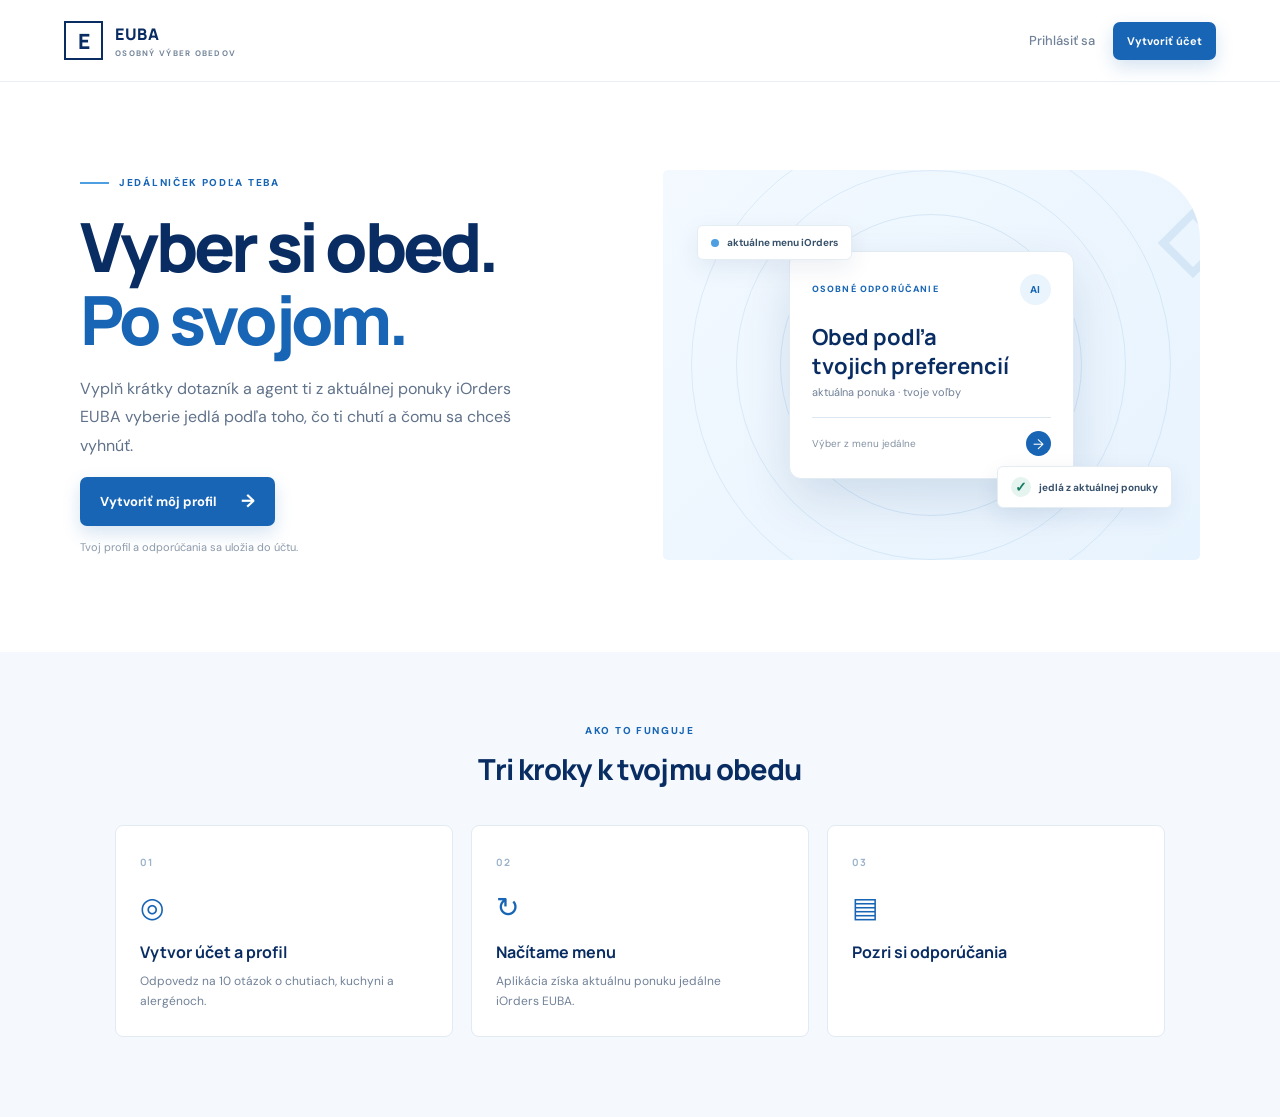
<file: index.html>
<!doctype html>
<html lang="sk">
<head>
  <meta charset="utf-8">
  <meta name="viewport" content="width=device-width, initial-scale=1">
  <title>Obedový výber | EUBA</title>
  <link rel="stylesheet" href="/style.css">
</head>
<body>
  <header class="site-header">
    <a class="brand" href="/">
      <span class="brand-symbol">E</span>
      <span><b>EUBA</b><small>OSOBNÝ VÝBER OBEDOV</small></span>
    </a>
    <nav class="header-actions">
      <a class="header-link muted-link" href="/login">Prihlásiť sa</a>
      <a class="button button-primary header-button" href="/register">Vytvoriť účet</a>
    </nav>
  </header>

  <main>
    <section class="home-hero">
      <div class="hero-copy">
        <div class="eyebrow"><span class="eyebrow-line"></span> JEDÁLNIČEK PODĽA TEBA</div>
        <h1>Vyber si obed.<br><span>Po svojom.</span></h1>
        <p class="hero-text">
          Vyplň krátky dotazník a agent ti z aktuálnej ponuky iOrders EUBA
          vyberie jedlá podľa toho, čo ti chutí a čomu sa chceš vyhnúť.
        </p>
        <a class="button button-primary" href="/register">
          Vytvoriť môj profil <span>→</span>
        </a>
        <p class="small-note">Tvoj profil a odporúčania sa uložia do účtu.</p>
      </div>

      <div class="hero-art" aria-label="Ukážka odporúčaného jedla">
        <div class="orbit orbit-one"></div>
        <div class="orbit orbit-two"></div>
        <div class="floating-label label-top">
          <span class="label-dot blue-dot"></span> aktuálne menu iOrders
        </div>
        <div class="meal-card hero-card">
          <div class="meal-card-top">
            <span class="meal-category">OSOBNÉ ODPORÚČANIE</span>
            <span class="meal-score">AI</span>
          </div>
          <h3>Obed podľa<br>tvojich preferencií</h3>
          <p>aktuálna ponuka · tvoje voľby</p>
          <div class="card-rule"></div>
          <div class="meal-card-bottom">
            <span>Výber z menu jedálne</span>
            <span class="arrow-circle">→</span>
          </div>
        </div>
        <div class="floating-label label-bottom">
          <span class="check-circle">✓</span> jedlá z aktuálnej ponuky
        </div>
        <div class="decor-square"></div>
      </div>
    </section>

    <section class="steps-section">
      <div class="section-kicker">AKO TO FUNGUJE</div>
      <h2>Tri kroky k tvojmu obedu</h2>
      <div class="steps-grid">
        <article class="step-card">
          <span class="step-number">01</span>
          <div class="step-icon">◎</div>
          <h3>Vytvor účet a profil</h3>
          <p>Odpovedz na 10 otázok o chutiach, kuchyni a alergénoch.</p>
        </article>
        <article class="step-card">
          <span class="step-number">02</span>
          <div class="step-icon">↻</div>
          <h3>Načítame menu</h3>
          <p>Aplikácia získa aktuálnu ponuku jedálne iOrders EUBA.</p>
        </article>
        <article class="step-card">
          <span class="step-number">03</span>
          <div class="step-icon">▤</div>
          <h3>Pozri si odporúčania</h3>
          <p>
</file>
<file: style.css>
@import url('https://fonts.googleapis.com/css2?family=DM+Sans:wght@400;500;600;700&family=Manrope:wght@400;500;600;700;800&display=swap');

:root {
  --navy: #092d63;
  --blue: #1765b4;
  --sky: #4e9fe2;
  --pale-blue: #eaf4fc;
  --ice: #f5f9fd;
  --ink: #172b45;
  --muted: #718198;
  --line: #dce7f1;
  --white: #fff;
  --green: #167b65;
  --shadow: 0 16px 45px rgba(10, 48, 96, .08);
}

* { box-sizing: border-box; }
html { scroll-behavior: smooth; }
body { margin: 0; background: var(--white); color: var(--ink); font-family: 'DM Sans', sans-serif; }
a { color: inherit; text-decoration: none; }
button, input { font: inherit; }

.site-header {
  height: 82px;
  padding: 0 max(5vw, calc((100vw - 1180px) / 2));
  display: flex;
  align-items: center;
  justify-content: space-between;
  border-bottom: 1px solid #e9eff5;
  background: rgba(255,255,255,.96);
  position: sticky;
  top: 0;
  z-index: 5;
}
.brand { display: flex; align-items: center; gap: 12px; color: var(--navy); }
.brand-symbol {
  display: grid;
  place-items: center;
  width: 39px;
  height: 39px;
  border: 2px solid var(--navy);
  font: 800 21px 'Manrope',sans-serif;
  letter-spacing: -.08em;
}
.brand b { display: block; font: 800 16px 'Manrope',sans-serif; letter-spacing: .035em; }
.brand small {
  display: block;
  margin-top: 3px;
  color: #76879b;
  font-size: 8px;
  letter-spacing: .16em;
  font-weight: 700;
}
.header-link { color: var(--blue); font-size: 13px; font-weight: 700; }
.header-link span { margin-left: 8px; font-size: 17px; }
.muted-link { color: var(--muted); font-weight: 500; }

.home-hero {
  min-height: 570px;
  max-width: 1180px;
  margin: 0 auto;
  padding: 66px 30px 70px;
  display: grid;
  grid-template-columns: 1fr 1fr;
  align-items: center;
  gap: 45px;
}
.hero-copy { max-width: 550px; }
.eyebrow,.section-kicker {
  color: var(--blue);
  font-size: 10px;
  font-weight: 800;
  letter-spacing: .17em;
}
.eyebrow { display: flex; align-items: center; gap: 10px; }
.eyebrow-line { display: inline-block; width: 29px; height: 2px; background: var(--sky); }
h1,h2,h3,p { margin-top: 0; }
.home-hero h1,.page-heading h1,.compare-heading h1 {
  margin: 21px 0 18px;
  color: var(--navy);
  font: 800 clamp(42px,5.3vw,68px)/1.08 'Manrope',sans-serif;
  letter-spacing: -.055em;
}
.home-hero h1 span,.page-heading h1 span,.compare-heading h1 span { color: var(--blue); }
.hero-text { max-width: 475px; color: #60728a; font-size: 16px; line-height: 1.8; }
.button {
  min-height: 49px;
  padding: 0 20px;
  border: 0;
  border-radius: 7px;
  display: inline-flex;
  align-items: center;
  justify-content: center;
  gap: 25px;
  font-size: 13px;
  font-weight: 700;
  cursor: pointer;
  transition: .18s ease;
}
.button-primary {
  background: var(--blue);
  color: white;
  box-shadow: 0 7px 18px rgba(23,101,180,.18);
}
.button-primary:hover { background: var(--navy); transform: translateY(-1px); }
.button-secondary { background: white; color: var(--blue); border: 1px solid #cadbea; }
.button-secondary:hover { background: var(--ice); }
.button:disabled { opacity: .5; cursor: not-allowed; transform: none; }
.button span { font-size: 18px; }
.small-note { margin: 14px 0 0; color: #8b99a9; font-size: 11px; }

.hero-art {
  position: relative;
  height: 390px;
  display: grid;
  place-items: center;
  background: linear-gradient(135deg,#f3f9ff 0%,#e7f3fe 100%);
  border-radius: 5px 70px 5px 5px;
  overflow: hidden;
}
.hero-art:before,.hero-art:after {
  content: '';
  position: absolute;
  width: 220px;
  height: 220px;
  border: 1px solid rgba(55,131,196,.14);
  border-radius: 50%;
}
.hero-art:after { width: 300px; height: 300px; }
.orbit { position: absolute; border: 1px solid rgba(55,131,196,.12); border-radius: 50%; }
.orbit-one { width: 390px; height: 390px; }
.orbit-two { width: 480px; height: 480px; }
.meal-card {
  position: relative;
  z-index: 1;
  width: 285px;
  padding: 22px;
  background: white;
  border: 1px solid #e1ebf3;
  border-radius: 12px;
  box-shadow: 0 20px 50px rgba(8,54,103,.13);
}
.meal-card-top,.meal-card-bottom { display: flex; align-items: center; justify-content: space-between; }
.meal-category { color: var(--blue); font-size: 9px; font-weight: 800; letter-spacing: .13em; }
.meal-score {
  display: grid;
  place-items: center;
  width: 31px;
  height: 31px;
  border-radius: 50%;
  background: var(--pale-blue);
  color: var(--blue);
  font-size: 10px;
  font-weight: 800;
}
.meal-card h3 { margin: 18px 0 5px; color: var(--navy); font: 700 22px/1.3 'Manrope',sans-serif; }
.meal-card p { color: var(--muted); font-size: 11px; }
.card-rule { height: 1px; margin: 18px 0 13px; background: var(--line); }
.meal-card-bottom { color: #8392a3; font-size: 10px; }
.arrow-circle,.check-circle {
  display: grid;
  place-items: center;
  width: 25px;
  height: 25px;
  border-radius: 50%;
  background: var(--blue);
  color: white;
  font-size: 14px;
}
.floating-label {
  position: absolute;
  z-index: 2;
  display: flex;
  align-items: center;
  gap: 8px;
  padding: 10px 13px;
  background: white;
  color: #38516b;
  border: 1px solid #e5edf4;
  border-radius: 6px;
  box-shadow: 0 8px 24px rgba(10,48,96,.08);
  font-size: 10px;
  font-weight: 700;
}
.label-top { top: 55px; left: 34px; }
.label-bottom { right: 28px; bottom: 52px; }
.blue-dot { width: 8px; height: 8px; border-radius: 50%; background: var(--sky); }
.check-circle { width: 20px; height: 20px; background: #e5f4ef; color: var(--green); font-weight: 800; }
.decor-square {
  position: absolute;
  right: -18px;
  top: 48px;
  width: 50px;
  height: 50px;
  border: 8px solid rgba(28,105,177,.1);
  transform: rotate(45deg);
}

.steps-section { padding: 72px 30px 80px; text-align: center; background: var(--ice); }
.steps-section h2 {
  margin: 12px 0 36px;
  color: var(--navy);
  font: 750 29px 'Manrope',sans-serif;
  letter-spacing: -.03em;
}
.steps-grid {
  max-width: 1050px;
  margin: 0 auto;
  display: grid;
  grid-template-columns: repeat(3,1fr);
  gap: 18px;
  text-align: left;
}
.step-card { position: relative; min-height: 208px; padding: 24px; background: white; border: 1px solid #e2eaf2; border-radius: 8px; }
.step-number { color: #9bb2c9; font: 700 10px 'Manrope',sans-serif; letter-spacing: .1em; }
.step-icon { margin: 16px 0; color: var(--blue); font: 28px 'Manrope',sans-serif; }
.step-card h3 { margin: 0 0 8px; color: var(--navy); font: 700 16px 'Manrope',sans-serif; }
.step-card p { margin: 0; max-width: 260px; color: var(--muted); font-size: 12px; line-height: 1.7; }
.info-band {
  max-width: 1050px;
  margin: 28px auto 55px;
  padding: 18px 20px;
  display: flex;
  align-items: flex-start;
  gap: 13px;
  background: #f2f8fd;
  border-left: 3px solid var(--sky);
}
.info-mark,.inline-note>span {
  flex: 0 0 21px;
  display: grid;
  place-items: center;
  width: 21px;
  height: 21px;
  border-radius: 50%;
  background: var(--pale-blue);
  color: var(--blue);
  font: 700 12px 'Manrope',sans-serif;
}
.info-band p,.inline-note p { margin: 0; color: #61758b; font-size: 11px; line-height: 1.7; }
.info-band strong { color: var(--navy); }
.site-footer {
  min-height: 65px;
  padding: 18px max(5vw, calc((100vw - 1180px) / 2));
  display: flex;
  align-items: center;
  justify-content: space-between;
  border-top: 1px solid #e8eef4;
  color: #8796a7;
  font-size: 9px;
  letter-spacing: .06em;
}

.flow-main { max-width: 930px; margin: 0 auto; padding: 36px 28px 65px; }
.progress { display: flex; align-items: center; gap: 13px; color: #a1afbd; font-size: 10px; }
.progress>span { white-space: nowrap; }
.progress b { margin-left: 5px; font-weight: 500; }
.progress i { width: 52px; height: 1px; background: #dfe8f0; }
.progress-active { color: var(--blue); font-weight: 800; }
.progress-done { color: var(--green); font-weight: 700; }
.page-heading { padding: 38px 0 28px; }
.page-heading h1,.compare-heading h1 { margin: 11px 0 10px; font-size: 43px; }
.page-heading p,.compare-heading p { max-width: 570px; margin: 0; color: var(--muted); font-size: 13px; line-height: 1.7; }
.profile-form { display: grid; gap: 15px; }
.form-section {
  padding: 24px 25px;
  background: white;
  border: 1px solid var(--line);
  border-radius: 9px;
  box-shadow: 0 6px 24px rgba(10,48,96,.035);
}
.form-section-title { display: flex; gap: 13px; align-items: flex-start; margin-bottom: 20px; }
.section-icon {
  display: grid;
  place-items: center;
  flex: 0 0 32px;
  height: 32px;
  border-radius: 7px;
  background: var(--pale-blue);
  color: var(--blue);
  font: 700 10px 'Manrope',sans-serif;
}
.form-section-title h2 { margin: 0 0 4px; color: var(--navy); font: 700 17px 'Manrope',sans-serif; }
.form-section-title p { margin: 0; color: var(--muted); font-size: 11px; }
.choice-grid { display: grid; grid-template-columns: repeat(4,1fr); gap: 10px; }
.choice-card {
  position: relative;
  min-height: 92px;
  padding: 14px 12px;
  display: flex;
  flex-direction: column;
  justify-content: center;
  border: 1px solid var(--line);
  border-radius: 7px;
  cursor: pointer;
}
.choice-card:has(input:checked) { border-color: var(--blue); background: #f5faff; box-shadow: inset 0 0 0 1px var(--blue); }
.choice-card input { position: absolute; opacity: 0; }
.choice-check { position: absolute; top: 11px; right: 11px; width: 14px; height: 14px; border: 1px solid #bfd0df; border-radius: 50%; }
.choice-card:has(input:checked) .choice-check { border: 4px solid var(--blue); }
.choice-card b { margin: 3px 18px 4px 0; color: var(--navy); font-size: 11px; }
.choice-card small { color: var(--muted); font-size: 9px; line-height: 1.4; }
.weight-list { border: 1px solid #e9eff5; border-radius: 7px; }
.weight-row {
  min-height: 65px;
  padding: 11px 15px;
  display: grid;
  grid-template-columns: 1fr 58px 18px;
  align-items: center;
  gap: 8px;
  border-bottom: 1px solid #edf2f6;
}
.weight-row:last-of-type { border-bottom: 1px solid #edf2f6; }
.weight-row b,.weight-row small { display: block; }
.weight-row b { color: var(--ink); font-size: 11px; }
.weight-row small { margin-top: 3px; color: var(--muted); font-size: 9px; }
.weight-input { width: 58px; height: 34px; border: 1px solid var(--line); border-radius: 5px; color: var(--navy); text-align: center; font-weight: 700; }
.weight-unit { color: var(--muted); font-size: 11px; }
.weight-total { min-height: 42px; padding: 0 15px; display: flex; align-items: center; gap: 8px; color: var(--muted); font-size: 10px; }
.weight-total strong { color: var(--navy); }
.weight-warning { color: #b64040; }
.fields-two { display: grid; grid-template-columns: 1fr 1fr; gap: 14px; }
.field-label { display: block; margin: 13px 0; color: var(--ink); font-size: 11px; font-weight: 700; }
.field-label>span { margin-left: 5px; color: #92a0af; font-size: 9px; font-weight: 400; }
.field-label input {
  display: block;
  width: 100%;
  height: 42px;
  margin-top: 7px;
  padding: 0 12px;
  border: 1px solid var(--line);
  border-radius: 6px;
  outline: none;
  color: var(--ink);
  font-size: 11px;
}
.field-label input:focus { border-color: var(--sky); box-shadow: 0 0 0 3px #eaf4fc; }
.field-hint { margin: 8px 0 0; color: var(--muted); font-size: 10px; line-height: 1.6; }
.protein-section { background: linear-gradient(white, #fbfdff); }
.protein-field { max-width: 360px; }
.protein-field input { max-width: 180px; }
.inline-note { margin-top: 14px; padding: 12px 14px; display: flex; align-items: flex-start; gap: 10px; background: #f2f8fd; border-radius: 5px; }
.inline-note b { color: var(--navy); }
.form-actions,.compare-footer,.results-actions { display: flex; align-items: center; justify-content: space-between; gap: 14px; padding-top: 5px; }
.text-link { color: #6c7e92; font-size: 11px; }
.text-link:hover { color: var(--blue); }

.compare-main { max-width: 1080px; }
.compare-heading { padding: 35px 0 25px; display: flex; align-items: flex-end; justify-content: space-between; }
.compare-heading h1 { font-size: 40px; }
.round-counter { display: flex; align-items: center; gap: 8px; color: #8da0b3; }
.round-counter>strong { color: var(--blue); font: 800 39px 'Manrope',sans-serif; }
.round-counter>span { font-size: 12px; }
.round-counter b { color: var(--ink); font-weight: 600; }
.round-counter small { display: block; margin-top: 2px; font-size: 9px; }
.weight-chips { display: flex; gap: 8px; margin: 0 0 14px; }
.weight-chip { padding: 7px 10px; border: 1px solid var(--line); border-radius: 4px; color: #6d7f93; font-size: 9px; }
.weight-chip b { color: var(--blue); }
.meal-pair { display: grid; grid-template-columns: 1fr 45px 1fr; align-items: center; gap: 12px; }
.compare-card {
  min-height: 205px;
  padding: 22px;
  display: flex;
  flex-direction: column;
  justify-content: center;
  border: 1px solid var(--line);
  border-radius: 8px;
  background: white;
  box-shadow: 0 8px 28px rgba(10,48,96,.045);
}
.compare-card-meta { color: var(--blue); font-size: 9px; font-weight: 800; letter-spacing: .1em; text-transform: uppercase; }
.compare-card h2 { margin: 13px 0 7px; color: var(--navy); font: 700 20px/1.35 'Manrope',sans-serif; }
.compare-soup { min-height: 15px; margin: 0 0 14px; color: #7f8fa0; font-size: 10px; line-height: 1.5; }
.meal-facts { padding-top: 12px; display: flex; flex-wrap: wrap; gap: 7px 13px; border-top: 1px solid #edf2f6; color: #74869a; font-size: 9px; }
.versus { display: grid; place-items: center; width: 37px; height: 37px; border-radius: 50%; background: var(--pale-blue); color: var(--blue); font: 800 10px 'Manrope',sans-serif; }
.rating-panel { margin-top: 13px; padding: 17px 20px 19px; border: 1px solid var(--line); border-radius: 8px; background: var(--ice); }
.rating-panel-heading { margin-bottom: 8px; display: flex; justify-content: space-between; color: var(--navy); font-size: 11px; }
.rating-panel-heading span { color: var(--muted); font-size: 9px; }
.rating-row { min-height: 46px; display: grid; grid-template-columns: 1.3fr repeat(3,minmax(85px,.7fr)); align-items: center; gap: 9px; border-top: 1px solid #e6eef5; }
.rating-dimension b,.rating-dimension small { display: block; }
.rating-dimension b { color: var(--ink); font-size: 10px; }
.rating-dimension small { margin-top: 3px; color: #8696a8; font-size: 8px; }
.rating-choice { min-height: 30px; border: 1px solid #d8e4ee; border-radius: 4px; background: white; color: #60748a; font-size: 9px; cursor: pointer; }
.rating-choice:hover,.rating-choice.selected { border-color: var(--blue); background: var(--pale-blue); color: var(--navy); }
.next-comparison { min-height: 42px; margin-top: 14px; padding: 0 16px; }
.compare-footer { margin-top: 20px; }
.compare-loading,.round-complete { padding: 55px 20px; text-align: center; color: var(--muted); }
.round-complete { background: var(--ice); border: 1px solid var(--line); border-radius: 8px; }
.round-complete-icon { width: 46px; height: 46px; margin: 0 auto 15px; display: grid; place-items: center; border-radius: 50%; background: #e6f4ef; color: var(--green); font-size: 22px; }
.round-complete h2 { color: var(--navy); font: 700 21px 'Manrope',sans-serif; }
.round-complete p { font-size: 12px; }
.error-box { padding: 16px; background: #fff2f2; color: #a53b3b; border-radius: 6px; font-size: 12px; }

.results-main { max-width: 1100px; }
.results-heading { padding-bottom: 22px; }
.profile-summary { margin: 0 0 16px; padding: 13px 16px; display: flex; flex-wrap: wrap; align-items: center; gap: 10px 20px; background: var(--ice); border: 1px solid var(--line); border-radius: 6px; color: #6e8094; font-size: 10px; }
.profile-summary span b { margin-right: 5px; color: var(--navy); }
.profile-summary .summary-label { color: var(--blue); font-size: 8px; font-weight: 800; letter-spacing: .12em; }
.ranking-card { overflow: hidden; border: 1px solid var(--line); border-radius: 8px; background: white; box-shadow: var(--shadow); }
.ranking-card-heading { padding: 21px 22px; display: flex; align-items: center; justify-content: space-between; }
.ranking-card-heading h2 { margin: 5px 0 0; color: var(--navy); font: 700 18px 'Manrope',sans-serif; }
.rank-count { padding: 7px 10px; border-radius: 20px; background: var(--pale-blue); color: var(--blue); font-size: 9px; }
.table-scroll { overflow-x: auto; }
table { width: 100%; border-collapse: collapse; text-align: left; }
thead { background: #f4f8fc; color: #71839a; font-size: 8px; letter-spacing: .08em; text-transform: uppercase; }
th,td { padding: 12px 13px; border-top: 1px solid #eaf0f5; }
th:first-child,td:first-child { padding-left: 20px; }
tbody td { color: #586d83; font-size: 10px; line-height: 1.5; }
tbody td:nth-child(3) { min-width: 220px; color: var(--navy); font-weight: 600; }
.rank-first { color: var(--blue)!important; font-weight: 800!important; }
.score-cell { color: var(--blue)!important; font-weight: 800; white-space: nowrap; }
.empty-ranking { padding: 28px; color: var(--muted); text-align: center; font-size: 12px; }
.empty-ranking a { color: var(--blue); font-weight: 700; }
.results-actions { justify-content: flex-start; margin: 18px 0; }
.results-main>.inline-note { margin-top: 20px; }

@media(max-width:760px) {
  .site-header { height: 70px; padding: 0 18px; }
  .home-hero { min-height: 0; padding: 48px 20px; grid-template-columns: 1fr; gap: 34px; }
  .home-hero h1 { font-size: 47px; }
  .hero-art { height: 320px; }
  .meal-card { width: min(285px,75%); }
  .label-top { left: 13px; top: 25px; }
  .label-bottom { right: 10px; bottom: 22px; }
  .steps-section { padding: 52px 20px; }
  .steps-section h2 { font-size: 24px; }
  .steps-grid { grid-template-columns: 1fr; }
  .step-card { min-height: 170px; }
  .info-band { margin: 20px; }
  .site-footer { gap: 10px; padding: 16px 18px; font-size: 8px; }
  .flow-main { padding: 25px 16px 45px; }
  .progress { gap: 7px; font-size: 8px; }
  .progress i { width: 20px; }
  .page-heading h1,.compare-heading h1 { font-size: 36px; }
  .form-section { padding: 19px 16px; }
  .choice-grid { grid-template-columns: 1fr 1fr; }
  .fields-two { grid-template-columns: 1fr; gap: 0; }
  .compare-heading { align-items: flex-start; }
  .compare-heading h1 { font-size: 35px; }
  .round-counter>strong { font-size: 30px; }
  .meal-pair { grid-template-columns: 1fr; gap: 8px; }
  .versus { width: 30px; height: 30px; justify-self: center; }
  .compare-card { min-height: 150px; padding: 17px; }
  .rating-panel { padding: 14px 11px; }
  .rating-panel-heading { display: block; line-height: 1.8; }
  .rating-row { grid-template-columns: 1fr repeat(3,minmax(62px,.7fr)); gap: 5px; }
  .rating-choice { padding: 0 3px; font-size: 8px; }
  .rating-dimension b { font-size: 9px; }
  .compare-footer { align-items: flex-start; }
  .compare-footer .button { min-height: 40px; padding: 0 10px; font-size: 9px; }
  .form-actions { align-items: flex-start; flex-direction: column-reverse; }
  .form-actions .button { width: 100%; }
  .profile-summary { display: grid; grid-template-columns: 1fr; }
  .ranking-card-heading { padding: 17px 14px; }
  th,td { padding: 10px 9px; }
  th:first-child,td:first-child { padding-left: 12px; }
}
.header-actions {
  display: flex;
  align-items: center;
  gap: 18px;
}

.header-button {
  min-height: 38px;
  padding: 0 14px;
  font-size: 11px;
}

.header-actions form {
  margin: 0;
}

.logout-button {
  padding: 0;
  border: 0;
  background: transparent;
  font: inherit;
  cursor: pointer;
}

.signed-in {
  color: var(--muted);
  font-size: 11px;
}

.auth-main {
  min-height: calc(100vh - 147px);
  padding: 55px 20px;
  display: grid;
  place-items: start center;
  background: var(--ice);
}

.auth-card {
  width: min(100%, 470px);
  padding: 34px;
  border: 1px solid var(--line);
  border-radius: 10px;
  background: white;
  box-shadow: var(--shadow);
}

.auth-card h1 {
  margin: 13px 0 12px;
  color: var(--navy);
  font: 800 43px/1.08 'Manrope', sans-serif;
  letter-spacing: -.05em;
}

.auth-card h1 span {
  color: var(--blue);
}

.auth-intro {
  margin-bottom: 22px;
  color: var(--muted);
  font-size: 13px;
  line-height: 1.7;
}

.auth-form {
  display: grid;
  gap: 8px;
}

.auth-submit {
  width: 100%;
  margin-top: 8px;
}

.auth-switch {
  margin: 20px 0 0;
  color: var(--muted);
  font-size: 11px;
  text-align: center;
}

.auth-switch a {
  color: var(--blue);
  font-weight: 700;
}

.check-grid {
  display: grid;
  grid-template-columns: repeat(3, 1fr);
  gap: 9px;
}

.check-option {
  min-height: 44px;
  padding: 10px 12px;
  display: flex;
  align-items: center;
  gap: 9px;
  border: 1px solid var(--line);
  border-radius: 6px;
  color: #40566e;
  font-size: 11px;
  cursor: pointer;
}

.check-option:has(input:checked) {
  border-color: var(--blue);
  background: #f2f8fd;
  color: var(--navy);
}

.check-option input {
  accent-color: var(--blue);
}

.choice-grid-three {
  grid-template-columns: repeat(3, 1fr);
}

.allergen-grid {
  grid-template-columns: repeat(7, 1fr);
}

.allergen-option {
  justify-content: center;
  min-height: 38px;
}

.field-label input {
  font-size: 12px;
}

.plan-toolbar {
  margin: 0 0 18px;
  display: flex;
  align-items: center;
  justify-content: space-between;
  gap: 14px;
}

.plan-status {
  color: var(--muted);
  font-size: 12px;
}

.plan-toolbar .button {
  min-height: 40px;
  font-size: 11px;
}

.weekly-menu {
  display: grid;
  gap: 20px;
}

.menu-day {
  padding: 20px;
  border: 1px solid var(--line);
  border-radius: 8px;
  background: var(--ice);
}

.menu-day-heading {
  margin-bottom: 14px;
  display: flex;
  align-items: baseline;
  justify-content: space-between;
  gap: 12px;
}

.menu-day-heading h2 {
  margin: 0;
  color: var(--navy);
  font: 700 16px 'Manrope', sans-serif;
}

.menu-meals-grid {
  display: grid;
  grid-template-columns: repeat(2, minmax(0, 1fr));
  gap: 11px;
}

.menu-meal {
  padding: 17px;
  border: 1px solid var(--line);
  border-radius: 7px;
  background: white;
}

.menu-meal.recommended-meal {
  border: 2px solid var(--blue);
  box-shadow: 0 8px 24px rgba(23, 101, 180, .1);
}

.menu-meal-top {
  display: flex;
  align-items: center;
  justify-content: space-between;
  gap: 9px;
}

.menu-category {
  color: var(--blue);
  font-size: 9px;
  font-weight: 800;
  letter-spacing: .1em;
  text-transform: uppercase;
}

.recommendation-badge {
  padding: 6px 8px;
  border-radius: 20px;
  background: var(--pale-blue);
  color: var(--blue);
  font-size: 8px;
  font-weight: 800;
}

.menu-meal h3 {
  margin: 12px 0 8px;
  color: var(--navy);
  font: 700 15px/1.45 'Manrope', sans-serif;
}

.menu-soup,
.menu-fact {
  margin: 5px 0 0;
  color: var(--muted);
  font-size: 10px;
  line-height: 1.6;
}

.recommendation-reason {
  margin: 12px 0 0;
  padding-top: 10px;
  border-top: 1px solid var(--line);
  color: #365b7e;
  font-size: 10px;
  line-height: 1.6;
}

@media (max-width: 760px) {
  .header-actions {
    gap: 10px;
  }

  .signed-in {
    display: none;
  }

  .auth-main {
    padding: 30px 15px;
  }

  .auth-card {
    padding: 25px 19px;
  }

  .check-grid {
    grid-template-columns: repeat(2, 1fr);
  }

  .allergen-grid {
    grid-template-columns: repeat(5, 1fr);
  }

  .choice-grid-three {
    grid-template-columns: 1fr;
  }

  .plan-toolbar {
    align-items: flex-start;
    flex-direction: column;
  }

  .menu-day {
    padding: 14px;
  }

  .menu-meals-grid {
    grid-template-columns: 1fr;
  }
}
</file>
